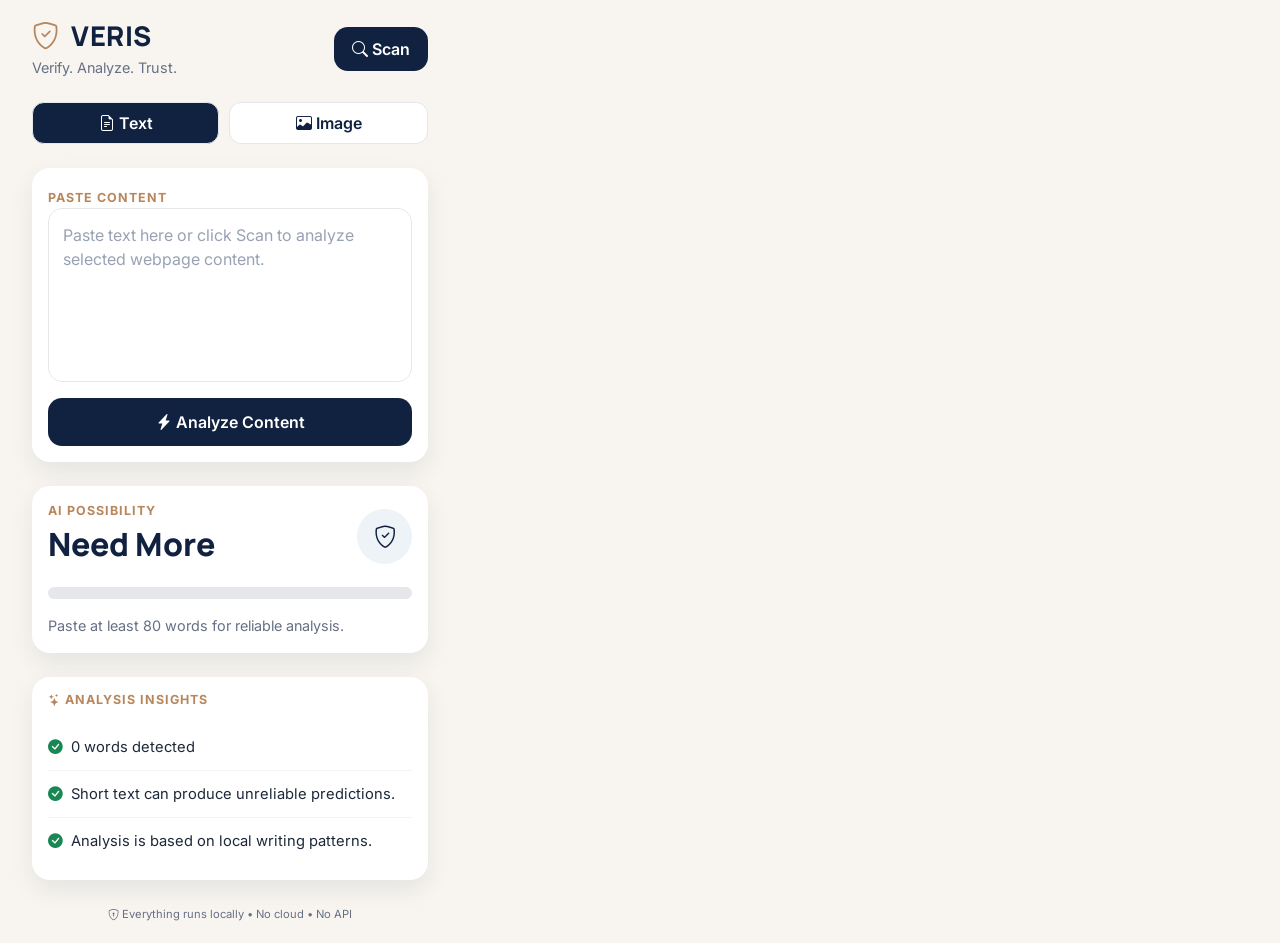
<file: index.html>
<!DOCTYPE html>
<html lang="en">

<head>

    <meta charset="UTF-8">

    <meta name="viewport"
        content="width=device-width, initial-scale=1.0">

    <title>VERIS</title>

    <link href="https://cdn.jsdelivr.net/npm/bootstrap@5.3.8/dist/css/bootstrap.min.css"
        rel="stylesheet">

    <link rel="stylesheet"
        href="https://cdn.jsdelivr.net/npm/bootstrap-icons@1.13.1/font/bootstrap-icons.min.css">

    <link rel="preconnect"
        href="https://fonts.googleapis.com">

    <link rel="preconnect"
        href="https://fonts.gstatic.com"
        crossorigin>

    <link href="https://fonts.googleapis.com/css2?family=Inter:wght@400;500;600;700&family=Manrope:wght@600;700;800&display=swap"
        rel="stylesheet">

    <link rel="stylesheet"
        href="stylesheet.css">

</head>

<body>

    <div class="container-fluid min-vh-100 d-flex justify-content-center align-items-center">

        <div class="popup-wrapper">

            <header class="d-flex justify-content-between align-items-center mb-4">

                <div>

                    <h2 class="logo mb-1">

                        <i class="bi bi-shield-check"></i>

                        VERIS

                    </h2>

                    <p class="subtitle mb-0">

                        Verify. Analyze. Trust.

                    </p>

                </div>

                <button
                    id="scanPage"
                    type="button"
                    class="btn scan-btn">

                    <i class="bi bi-search"></i>

                    Scan

                </button>

            </header>

            <ul class="nav nav-pills nav-fill mb-4">

                <li class="nav-item">

                    <button
                        type="button"
                        class="nav-link active tab"
                        data-mode="text">

                        <i class="bi bi-file-earmark-text"></i>

                        Text

                    </button>

                </li>

                <li class="nav-item">

                    <button
                        type="button"
                        class="nav-link tab"
                        data-mode="image">

                        <i class="bi bi-image"></i>

                        Image

                    </button>

                </li>

            </ul>

            <section id="textPanel">

                <div class="card custom-card mb-4">

                    <div class="card-body">

                        <label
                            for="textInput"
                            class="section-title">

                            Paste Content

                        </label>

                        <textarea
                            id="textInput"
                            rows="6"
                            class="form-control"
                            placeholder="Paste text here or click Scan to analyze selected webpage content."></textarea>

                        <button
                            id="detectText"
                            type="button"
                            class="btn analyze-btn w-100 mt-3">

                            <i class="bi bi-lightning-charge-fill"></i>

                            Analyze Content

                        </button>

                    </div>

                </div>                
                <div class="card custom-card mb-4">

                    <div class="card-body">

                        <div class="d-flex justify-content-between align-items-center mb-3">

                            <div>

                                <p class="section-title mb-1">
                                    AI Possibility
                                </p>

                                <h2 id="textScore" class="score mb-2">
                                    Ready
                                </h2>

                            </div>

                            <div class="score-icon">

                                <i class="bi bi-shield-check"></i>

                            </div>

                        </div>

                        <div id="textMeter" class="progress">

                            <div
                                class="progress-bar"
                                role="progressbar"
                                style="width:0%">
                            </div>

                        </div>

                        <p
                            id="textSummary"
                            class="summary mt-3 mb-0">

                            Paste at least 80 words for an accurate analysis.

                        </p>

                    </div>

                </div>

                <div class="card custom-card">

                    <div class="card-body">

                        <h6 class="section-title mb-3">

                            <i class="bi bi-stars"></i>

                            Analysis Insights

                        </h6>

                        <ul
                            id="signals"
                            class="list-group list-group-flush">

                        </ul>

                    </div>

                </div>

            </section>

            <section id="imagePanel" hidden>

                <div class="card custom-card">

                    <div class="card-body">

                        <label
                            for="imageInput"
                            class="section-title">

                            Upload Image

                        </label>

                        <input
                            id="imageInput"
                            type="file"
                            accept="image/*"
                            class="form-control mb-3">

                        <canvas
                            id="imageCanvas"
                            width="220"
                            height="220">
                        </canvas>

                        <div class="mt-4">

                            <div class="d-flex justify-content-between align-items-center mb-3">

                                <div>

                                    <p class="section-title mb-1">
                                        AI Image Possibility
                                    </p>

                                    <h2 id="imageScore" class="score mb-2">
                                        0%
                                    </h2>

                                </div>

                                <div class="score-icon">

                                    <i class="bi bi-image"></i>

                                </div>

                            </div>

                            <div id="imageMeter" class="progress">

                                <div
                                    class="progress-bar"
                                    role="progressbar"
                                    style="width:0%">
                                </div>

                            </div>

                            <p
                                id="imageSummary"
                                class="summary mt-3 mb-0">

                                Upload an image to begin analysis.

                            </p>

                        </div>

                    </div>

                </div>

            </section>

            <footer class="text-center mt-4">

                <small>

                    <i class="bi bi-shield-lock"></i>

                    Everything runs locally • No cloud • No API

                </small>

            </footer>

        </div>

    </div>

    <script src="https://cdn.jsdelivr.net/npm/bootstrap@5.3.8/dist/js/bootstrap.bundle.min.js"></script>

    <script src="popup.js"></script>

</body>

</html>
</file>
<file: stylesheet.css>
:root{

    --bg:#F8F5F0;
    --surface:#FFFFFF;

    --primary:#112240;
    --primary-hover:#1F3A5F;

    --accent:#B8865A;

    --text:#1D2939;
    --muted:#667085;

    --border:#E5E7EB;

    --shadow:0 10px 25px rgba(17,34,64,.08);

    --radius:18px;

}

*{

    margin:0;
    padding:0;
    box-sizing:border-box;

}

body{
    width:460px;

    min-height:100vh;

    display:flex;
    justify-content:center;
    align-items:center;

    background:var(--bg);

    font-family:'Inter',sans-serif;

    color:var(--text);

}

.popup-wrapper{

    width:460px;

    padding:20px;

}

.logo{

    font-family:'Manrope',sans-serif;

    font-size:1.7rem;

    font-weight:800;

    color:var(--primary);

    letter-spacing:.5px;

}

.logo i{

    color:var(--accent);

    margin-right:6px;

}

.subtitle{

    font-size:.9rem;

    color:var(--muted);

}

.section-title{

    font-size:.78rem;

    font-weight:700;

    color:var(--accent);

    letter-spacing:1px;

    text-transform:uppercase;

}

.scan-btn{

    background:var(--primary);

    color:#fff;

    border:none;

    border-radius:14px;

    padding:10px 18px;

    font-weight:600;

    transition:.25s;

}

.scan-btn:hover{

    background:var(--primary-hover);

    color:#fff;

}

.analyze-btn{

    background:var(--primary);

    color:#fff;

    border:none;

    border-radius:14px;

    padding:12px;

    font-weight:600;

    transition:.25s;

}

.analyze-btn:hover{

    background:var(--primary-hover);

    color:#fff;

}

.nav{

    gap:10px;

}

.nav-pills .nav-link{

    border-radius:12px;

    color:var(--primary);

    background:#fff;

    font-weight:600;

    transition:.25s;

    border:1px solid var(--border);

}

.nav-pills .nav-link.active{

    background:var(--primary);

    color:#fff;

}

.nav-pills .nav-link:hover{

    background:#EEF3F8;

}

.btn:focus,
.form-control:focus{

    box-shadow:none;

}

.card{

    border:none;

}

.custom-card{

    background:var(--surface);

    border-radius:var(--radius);

    box-shadow:var(--shadow);

    overflow:hidden;

}
textarea{

    resize:none;

    min-height:150px;

    border:1px solid var(--border)!important;

    border-radius:14px!important;

    padding:14px!important;

    font-size:.95rem;

    transition:.25s;

}

textarea:focus{

    border-color:var(--primary)!important;

}

.form-control{

    border-radius:14px;

}

.form-control::placeholder{

    color:#98A2B3;

}

.score{

    font-family:'Manrope',sans-serif;

    font-size:2rem;

    font-weight:800;

    color:var(--primary);

}

.score-icon{

    width:55px;

    height:55px;

    border-radius:50%;

    display:flex;

    justify-content:center;

    align-items:center;

    background:#EEF3F8;

    color:var(--primary);

    font-size:1.4rem;

}

.summary{

    color:var(--muted);

    font-size:.9rem;

    line-height:1.5;

}

.progress{

    height:12px;

    border-radius:20px;

    overflow:hidden;

    background:#E5E7EB;

}

.progress-bar{

    width:0;

    background:linear-gradient(
        90deg,
        var(--accent),
        var(--primary)
    );

    transition:width .4s ease;

}

.list-group{

    border:none;

}

.list-group-item{

    border:none;

    border-bottom:1px solid #F2F4F7;

    padding:12px 0;

    font-size:.92rem;

    color:var(--text);

    background:transparent;

}

.list-group-item:last-child{

    border-bottom:none;

}

#imageCanvas{

    display:block;

    width:100%;

    max-width:220px;

    margin:20px auto;

    border-radius:14px;

    border:1px solid var(--border);

}

footer{

    color:var(--muted);

    font-size:.8rem;

}

.custom-card{

    transition:.25s ease;

}

.custom-card:hover{

    transform:translateY(-2px);

}

.scan-btn:hover,
.analyze-btn:hover{

    transform:translateY(-1px);

}

@media (max-width:576px){

    .popup-wrapper{

        width:100%;

        padding:15px;

    }

    .logo{

        font-size:1.45rem;

    }

    .score{

        font-size:1.7rem;

    }

    .scan-btn{

        padding:8px 14px;

        font-size:.9rem;

    }

    .analyze-btn{

        font-size:.95rem;

    }

}
</file>
